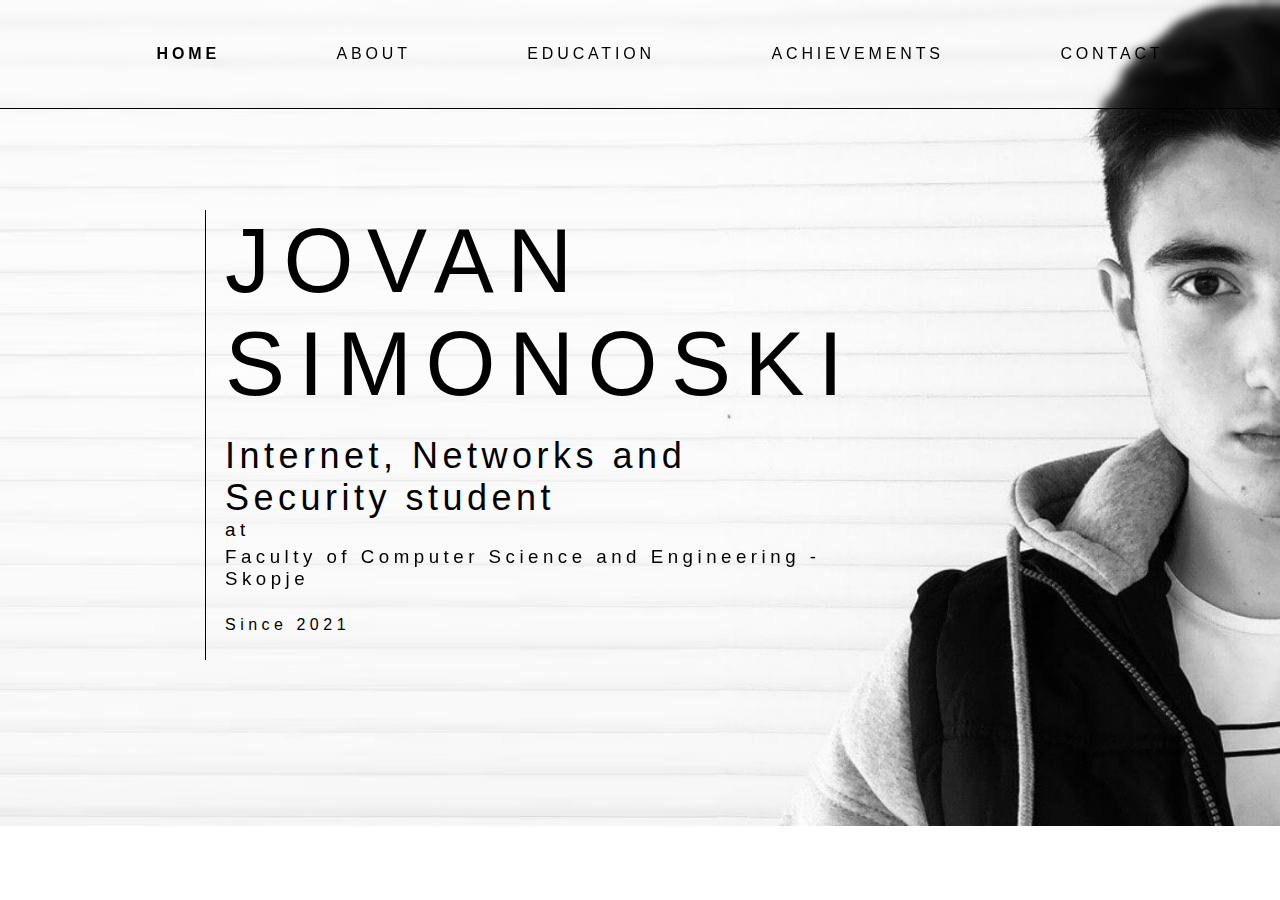
<file: index.html>
<!DOCTYPE html>
<html lang="en">
<head>
    <meta charset="UTF-8">
    <title>Jovan Simonoski</title>
    <link rel="stylesheet" href="css/main.css">
</head>
<body id="home">
        <header class="top">
            <nav id="menu">
                <ul>
                    <li><a href="index.html"  class="selected">Home</a></li>
                    <li><a href="About.html">About</a></li>
                    <li><a href="Education.html">Education</a></li>
                    <li><a href="Achievements.html">Achievements</a></li>
                    <li><a href="Contact.html">Contact</a></li>
                </ul>
            </nav>
        </header>

        <section class="main_section">
            <h1>JOVAN SIMONOSKI</h1>
            <h3>
                <span class="bigger">Internet, Networks and Security student </span><br>
                at <a class="link" href="https://finki.ukim.mk/en" target="_blank">Faculty of Computer Science and Engineering - Skopje</a>
            </h3>
            <h4>Since 2021</h4>
        </section>
</body>
</html>
</file>
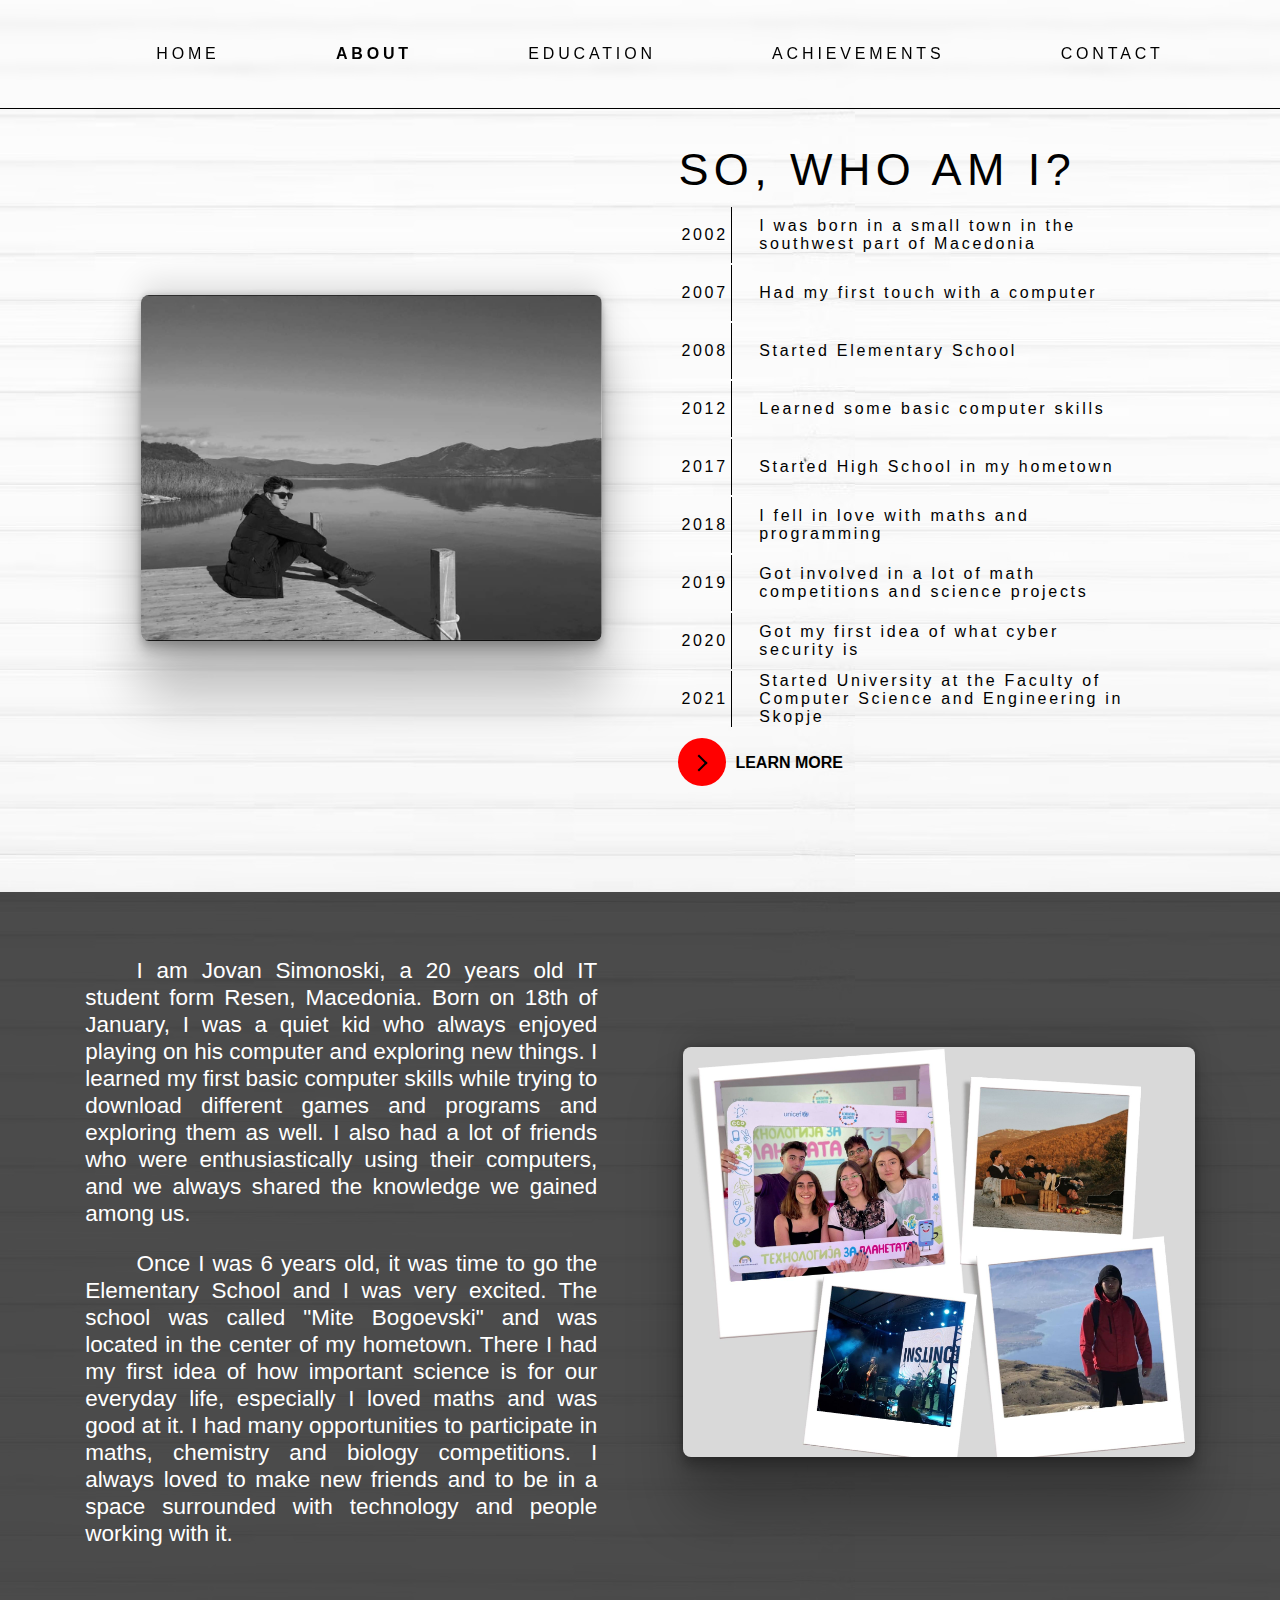
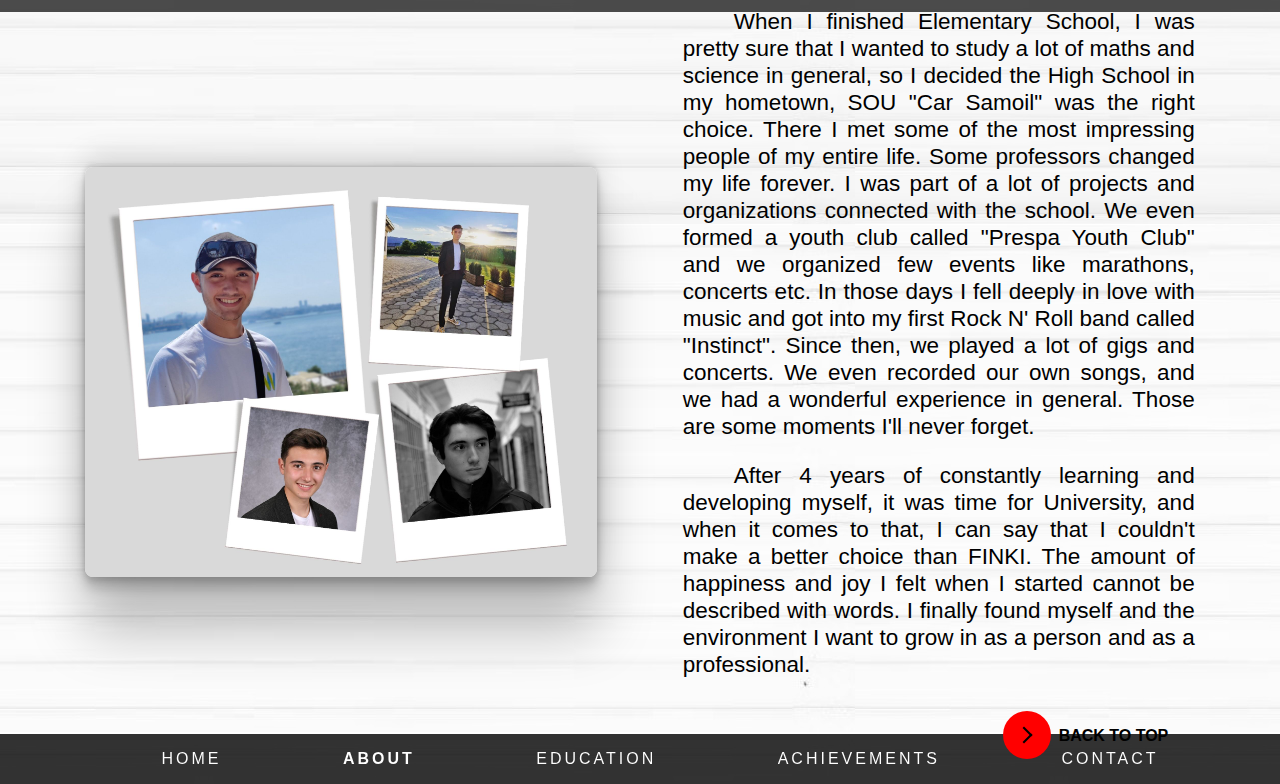
<file: About.html>
<!DOCTYPE html>
<html lang="en">
<head>
    <meta charset="UTF-8">
    <title>Jovan Simonoski - About</title>
    <link rel="stylesheet" href="css/main.css">
</head>
<body id="about">
<!--    *************************************************************************************************************-->
    <header class="top" id="top">
        <nav id="menu">
            <ul>
                <li><a href="index.html">Home</a></li>
                <li><a href="About.html" class="selected">About</a></li>
                <li><a href="Education.html">Education</a></li>
                <li><a href="Achievements.html">Achievements</a></li>
                <li><a href="Contact.html">Contact</a></li>
            </ul>
        </nav>
    </header>
<!--    *************************************************************************************************************-->
    <section class="who_am_i">
        <img src="Images/About-me_Images/by_the_lake.jpg" alt="Me by the lake">
        <div id="about_table">
            <h1>So, who am i?</h1>
            <table>
                <tr>
                    <td>2002</td>
                    <td>I was born in a small town in the southwest part of Macedonia</td>
                </tr>
                <tr>
                    <td>2007</td>
                    <td>Had my first touch with a computer</td>
                </tr>
                <tr>
                    <td>2008</td>
                    <td>Started Elementary School</td>
                </tr>
                <tr>
                    <td>2012</td>
                    <td>Learned some basic computer skills</td>
                </tr>
                <tr>
                    <td>2017</td>
                    <td>Started High School in my hometown</td>
                </tr>
                <tr>
                    <td>2018</td>
                    <td>I fell in love with maths and programming</td>
                </tr>
                <tr>
                    <td>2019</td>
                    <td>Got involved in a lot of math competitions and science projects</td>
                </tr>
                <tr>
                    <td>2020</td>
                    <td>Got my first idea of what cyber security is</td>
                </tr>
                <tr>
                    <td>2021</td>
                    <td>Started University at the Faculty of Computer Science and Engineering in Skopje</td>
                </tr>
            </table>
            <a href="#bottom" id="button-learn-more">
                <button class="learn-more">
                    <span class="circle" aria-hidden="true">
                        <span class="icon arrow"></span>
                    </span>
                    <span class="button-text">Learn More</span>
                </button>
            </a>
        </div>
    </section>
    <span id="bottom"></span>
    <article id="learn-more">
        <div class="text">
            <p>
                I am Jovan Simonoski, a 20 years old IT student form Resen, Macedonia.
                Born on 18<span class="sup">th</span> of January, I was a quiet kid who always enjoyed playing on his computer and exploring new things.
                I learned my first basic computer skills while trying to download different games and programs and exploring them as well.
                I also had a lot of friends who were enthusiastically using their computers, and we always shared the knowledge we gained among us.
            </p>
            <p>
                Once I was 6 years old, it was time to go the Elementary School and I was very excited. The school was called "Mite Bogoevski"
                and was located in the center of my hometown.
                There I had my first idea of how important science is for our everyday life, especially I loved maths and was good at it.
                I had many opportunities to participate in maths, chemistry and biology competitions. I always loved to make new friends and to be in a
                space surrounded with technology and people working with it.
            </p>
        </div>
        <img src="Images/About-me_Images/about-me(1).jpg" alt="photo collage">
    </article>
    <article id="learn-more2">
        <img src="Images/About-me_Images/about-me(2).jpg" alt="photo collage">
        <div class="text">
            <p>
                When I finished Elementary School, I was pretty sure that I wanted to study a lot of maths and science in general, so I decided the High School
                in my hometown, SOU "Car Samoil" was the right choice. There I met some of the most impressing people of my entire life. Some professors changed my life forever.
                I was part of a lot of projects and organizations connected with the school. We even formed a youth club called "Prespa Youth Club"
                and we organized few events like marathons, concerts etc.
                In those days I fell deeply in love with music and got into my first Rock N' Roll band called "Instinct". Since then, we played a lot of gigs and concerts.
                We even recorded our own songs, and we had a wonderful experience in general. Those are some moments I'll never forget.
            </p>
            <p>
                After 4 years of constantly learning and developing myself, it was time for University,
                and when it comes to that, I can say that I couldn't make
                a better choice than FINKI. The amount of happiness and joy I felt when I started cannot be described with words.
                I finally found myself and the environment I want to grow in as a person and as a professional.
            </p>
            <a href="#top">
                <button class="learn-more">
                        <span class="circle" aria-hidden="true">
                            <span class="icon arrow"></span>
                        </span>
                    <span class="button-text">Back to top</span>
                </button>
            </a>
        </div>
    </article>

    <footer class="bottom">
        <nav>
            <ul>
                <li><a href="index.html">Home</a></li>
                <li><a href="About.html"  class="selected">About</a></li>
                <li><a href="Education.html">Education</a></li>
                <li><a href="Achievements.html">Achievements</a></li>
                <li><a href="Contact.html">Contact</a></li>
            </ul>
        </nav>
    </footer>

</body>
</html>
</file>
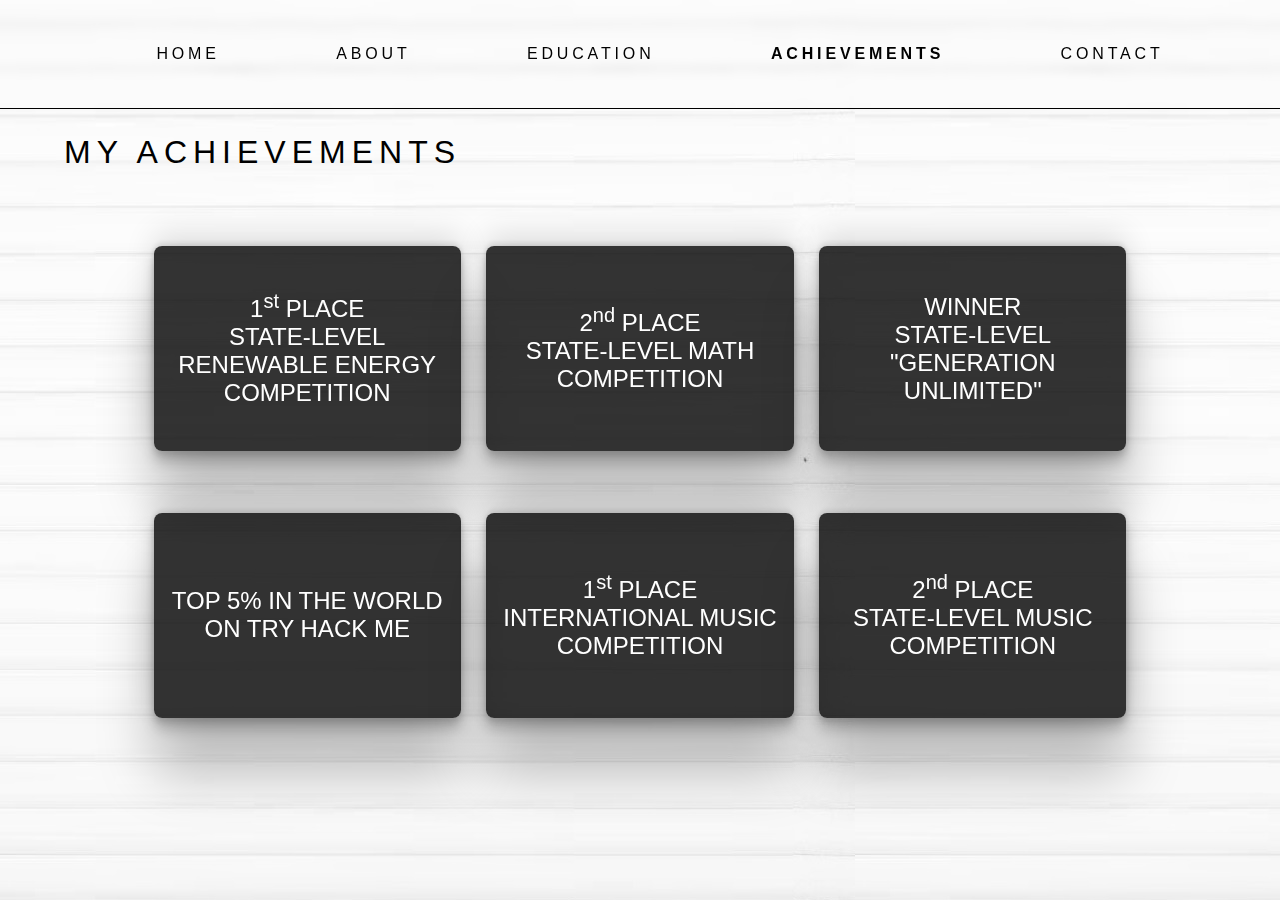
<file: Achievements.html>
<!DOCTYPE html>
<html lang="en">
<head>
    <meta charset="UTF-8">
    <title>Jovan Simonoski - Achievements</title>
    <link rel="stylesheet" href="css/main.css">
</head>
<body id="achievements">
    <header class="top">
        <nav id="menu">
            <ul>
                <li><a href="index.html">Home</a></li>
                <li><a href="About.html">About</a></li>
                <li><a href="Education.html">Education</a></li>
                <li><a href="Achievements.html" class="selected">Achievements</a></li>
                <li><a href="Contact.html">Contact</a></li>
            </ul>
        </nav>
    </header>
    <!--    *************************************************************************************************************-->
    <h1 id="edu_header">My achievements</h1>
    <!--*****************************************************************************************************************-->
    <section class="achievements-flex">
        <div class="achi-unit">
            <div class="flip-card">
                <div class="flip-card-inner">
                    <div class="flip-card-front">
                        <h2>1<sup>st</sup> place <br> state-level renewable energy competition</h2>
                    </div>
                    <div class="flip-card-back">
                        <img src="Images/Achievements_Images/renewable_energy.jpg" alt="Renewable Energy">
                    </div>
                </div>
            </div>
        </div>
        <div class="achi-unit">
            <div class="flip-card">
                <div class="flip-card-inner">
                    <div class="flip-card-front">
                        <h2>2<sup>nd</sup> place <br> state-level math competition</h2>
                    </div>
                    <div class="flip-card-back">
                        <img src="Images/Achievements_Images/pi-day.jpg" alt="Pi Day">
                    </div>
                </div>
            </div>
        </div>
        <div class="achi-unit">
            <div class="flip-card">
                <div class="flip-card-inner">
                    <div class="flip-card-front">
                        <h2>Winner <br> state-level<br> "Generation Unlimited"</h2>
                    </div>
                    <div class="flip-card-back">
                        <img src="Images/Achievements_Images/unlimited.jpg"  alt="Our Team at Generation Unlimited 2022">
                    </div>
                </div>
            </div>
        </div>
        <div class="achi-unit">
            <div class="flip-card">
                <div class="flip-card-inner">
                    <div class="flip-card-front">
                        <h2>Top 5% in the world on Try Hack Me</h2>
                    </div>
                    <div class="flip-card-back">
                        <img src="Images/Achievements_Images/tryhackme.png"  alt="Try Hack Me Logo">
                    </div>
                </div>
            </div>
        </div>
        <div class="achi-unit">
            <div class="flip-card">
                <div class="flip-card-inner">
                    <div class="flip-card-front">
                        <h2>1<sup>st</sup> place <br> international music competition</h2>
                    </div>
                    <div class="flip-card-back">
                        <img src="Images/Achievements_Images/music.jpg" alt="Instinct Band">
                    </div>
                </div>
            </div>
        </div>
        <div class="achi-unit">
            <div class="flip-card">
                <div class="flip-card-inner">
                    <div class="flip-card-front">
                        <h2>2<sup>nd</sup> place <br> state-level music competition</h2>
                    </div>
                    <div class="flip-card-back">
                        <img src="Images/Achievements_Images/music(2).jpg" alt="Instinct Band">
                    </div>
                </div>
            </div>
        </div>
    </section>
</body>
</html>
</file>
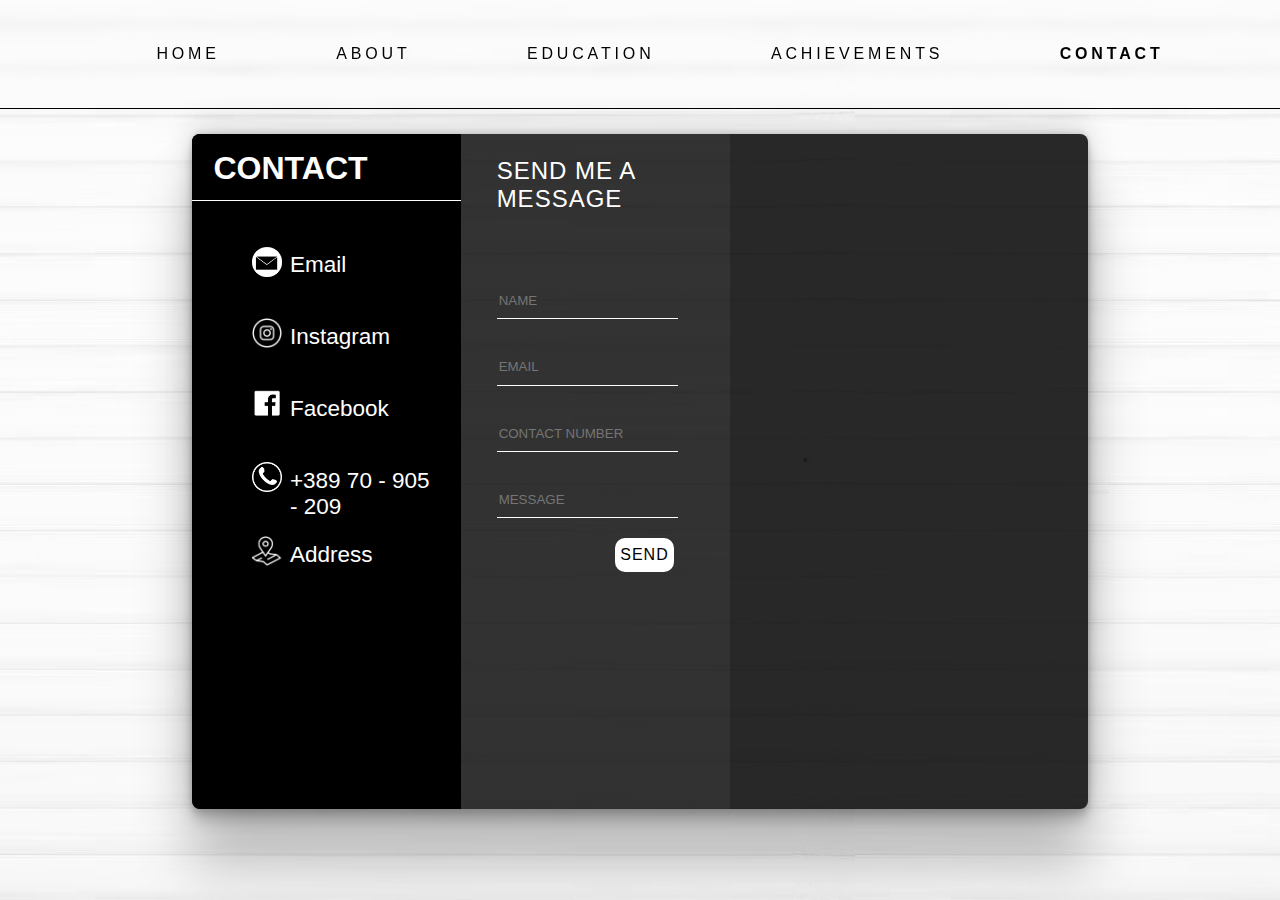
<file: Contact.html>
<!DOCTYPE html>
<html lang="en">
<head>
    <meta charset="UTF-8">
    <title>Jovan Simonoski - Contact</title>
    <link rel="stylesheet" href="css/main.css">
</head>
<body id="contact">
<!--    *************************************************************************************************************-->
    <header class="top">
        <nav id="menu">
            <ul>
                <li><a href="index.html">Home</a></li>
                <li><a href="About.html">About</a></li>
                <li><a href="Education.html">Education</a></li>
                <li><a href="Achievements.html">Achievements</a></li>
                <li><a href="Contact.html" class="selected">Contact</a></li>
            </ul>
        </nav>
    </header>
<!--    *************************************************************************************************************-->
    <section class="contact-box">

        <div class="info">
            <h1>Contact</h1>
            <ul>
                <li><a href="mailto:jovan.simonoski@students.finki.ukim.mk" target="_blank">Email</a></li>
                <li><a href="https://www.instagram.com/jovan.simonoski/" target="_blank">Instagram</a></li>
                <li><a href="https://www.facebook.com/profile.php?id=100061688383383" target="_blank">Facebook</a></li>
                <li>+389 70 - 905 - 209</li>
                <li><a href="https://www.google.com/maps/place/Resen/@41.0896606,21.0052693,15z/data=!3m1!4b1!4m5!3m4!1s0x1350d3cd33b9545f:0xe7ac20aca75900de!8m2!3d41.0902844!4d21.0132542" target="_blank">Address</a></li>
            </ul>
        </div>

        <div class="message">
            <h2>Send me a message</h2>
            <input class="input-div" placeholder="NAME">
            <input class="input-div" placeholder="EMAIL">
            <input class="input-div" placeholder="CONTACT NUMBER">
            <input class="input-div" placeholder="MESSAGE">
            <button>SEND</button>
        </div>

        <div class="map">
            <iframe src="https://www.google.com/maps/embed?pb=!1m18!1m12!1m3!1d12028.217120873986!2d21.005269291989055!3d41.08966064099303!2m3!1f0!2f0!3f0!3m2!1i1024!2i768!4f13.1!3m3!1m2!1s0x1350d3cd33b9545f%3A0xe7ac20aca75900de!2sResen!5e0!3m2!1sen!2smk!4v1656608821100!5m2!1sen!2smk" style="border:0;" allowfullscreen="" loading="lazy" referrerpolicy="no-referrer-when-downgrade"></iframe>
        </div>

    </section>

</body>
</html>
</file>
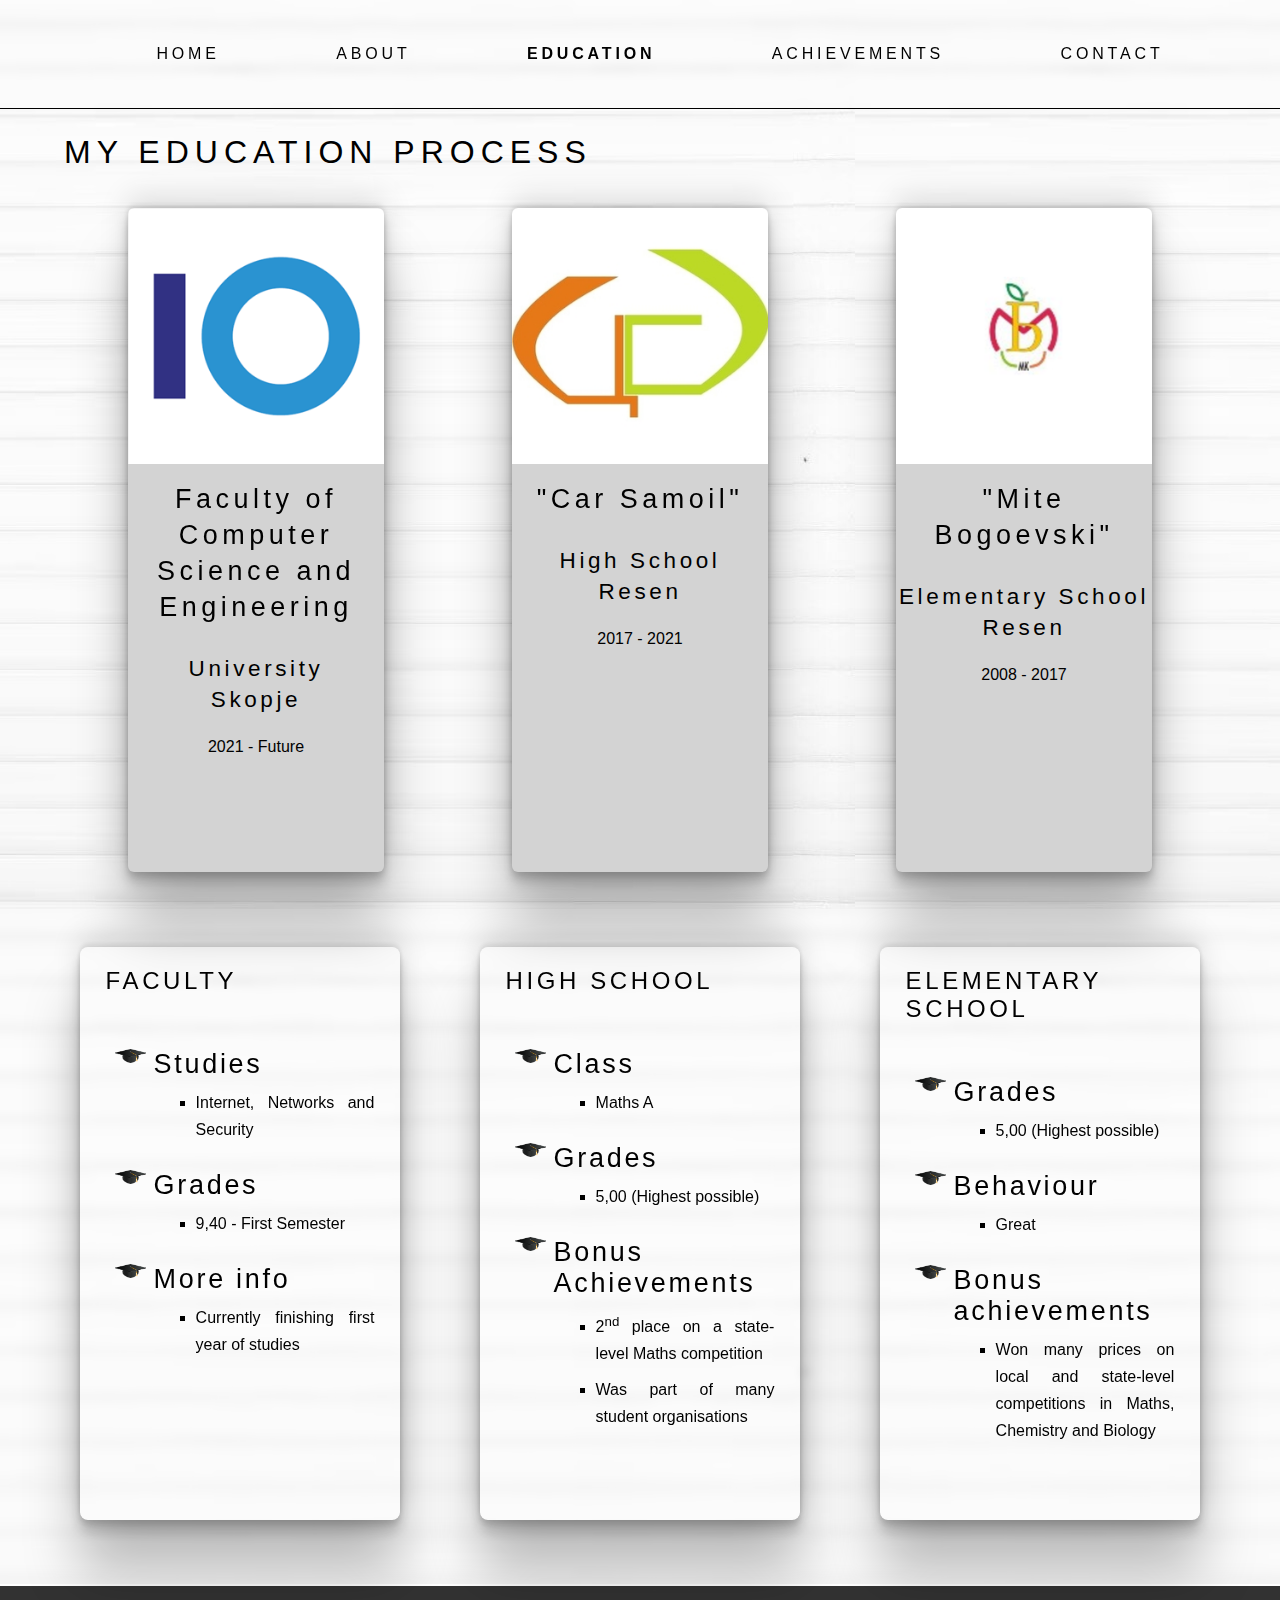
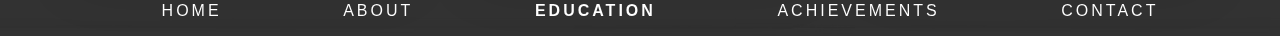
<file: Education.html>
<!DOCTYPE html>
<html lang="en">
<head>
    <meta charset="UTF-8">
    <title>Jovan Simonoski - Education</title>
    <link rel="stylesheet" href="css/main.css">

</head>
<body id="education">
<!--    *************************************************************************************************************-->
    <header class="top">
        <nav id="menu">
            <ul>
                <li><a href="index.html">Home</a></li>
                <li><a href="About.html">About</a></li>
                <li><a href="Education.html" class="selected">Education</a></li>
                <li><a href="Achievements.html">Achievements</a></li>
                <li><a href="Contact.html">Contact</a></li>
            </ul>
        </nav>
    </header>
<!--    *************************************************************************************************************-->
    <h1 id="edu_header">My education process</h1>
<!--*****************************************************************************************************************-->
    <section class="education-flex">

        <div class="education-unit">
            <h2><a href="https://finki.ukim.mk/en" target="_blank">Faculty of Computer Science and Engineering</a></h2>
            <h3>University<br>Skopje</h3>
            <h4>2021 - Future</h4>
        </div>

        <div class="education-unit">
            <h2><a href="http://csamoil.edu.mk/" target="_blank">"Car Samoil"</a></h2>
            <h3>High School<br>Resen</h3>
            <h4>2017 - 2021</h4>
        </div>

        <div class="education-unit">
            <h2><a href="http://www.mitebogoevski.edu.mk/" target="_blank">"Mite Bogoevski"</a></h2>
            <h3>Elementary School<br>Resen</h3>
            <h4>2008 - 2017</h4>
        </div>

    </section>

    <article id="learn-more">
        <div class="text">
            <h2>Faculty</h2>
            <ul>
                <li>Studies</li>
                <ul>
                    <li class="pad_left">Internet, Networks and Security</li>
                </ul>
                <li class="pad_top">Grades</li>
                <ul>
                    <li class="pad_left">9,40 - First Semester</li>
                </ul>
                <li class="pad_top">More info</li>
                <ul>
                    <li class="pad_left">Currently finishing first year of studies</li>
                </ul>
            </ul>
        </div>
        <div class="text">
            <h2>High School</h2>
            <ul>
                <li>Class</li>
                <ul>
                    <li class="pad_left">Maths A</li>
                </ul>
                <li class="pad_top">Grades</li>
                <ul>
                    <li class="pad_left">5,00 (Highest possible)</li>
                </ul>
                <li class="pad_top">Bonus Achievements</li>
                <ul>
                    <li class="pad_left">2<sup>nd</sup> place on a state-level Maths competition</li>
                    <li class="pad_left">Was part of many student organisations</li>
                </ul>
            </ul>
        </div>
        <div class="text">
            <h2>Elementary School</h2>
            <ul>
                <li>Grades</li>
                <ul>
                    <li class="pad_left">5,00 (Highest possible)</li>
                </ul>
                <li class="pad_top">Behaviour</li>
                <ul>
                    <li class="pad_left">Great</li>
                </ul>
                <li class="pad_top">Bonus achievements</li>
                <ul>
                    <li class="pad_left">Won many prices on local and state-level competitions in Maths, Chemistry and Biology</li>
                </ul>
            </ul>
        </div>
    </article>

    <footer class="bottom">
        <nav>
            <ul>
                <li><a href="index.html">Home</a></li>
                <li><a href="About.html">About</a></li>
                <li><a href="Education.html" class="selected">Education</a></li>
                <li><a href="Achievements.html">Achievements</a></li>
                <li><a href="Contact.html">Contact</a></li>
            </ul>
        </nav>
    </footer>

</body>
</html>
</file>
<file: css/main.css>
#home{
    background-image: url("../Images/Background/main_background.jpg");
    background-repeat: no-repeat;
    background-size: 100%;
}
#about,
#education,
#contact,
#achievements{
    background-image: url("../Images/Background/simple_bg.jpg");
}
body{
    color: #000;
    font-family: Arial, sans-serif;
    margin: 0;
}
/********************MENU-NAVIGATION*********************/
header.top{
    height: 12vh;
}
#menu ul{
    display: flex;
    flex-direction: row;
    flex-wrap: nowrap;
    justify-content: space-evenly;
    align-items: center;
    height: 12vh;
    margin: auto;
    backdrop-filter: blur(4px);
    border-bottom: 1px solid black;
}
#menu ul li{
    display: inline-block;
    list-style-type: none;
}
#menu ul li a{
    text-decoration: none;
    text-transform: uppercase;
    letter-spacing: 0.3vw;
    color: black;
}
/**************FOOTER-NAVIGATION****************************/
footer.bottom{
    border-top: 2px solid #ffffff;
    background-color: rgba(0,0,0, 0.8);
}
footer.bottom nav ul{
    display: flex;
    flex-direction: row;
    flex-wrap: nowrap;
    justify-content: space-evenly;
    align-items: center;
    height: 50px;
    margin: auto;
}
footer.bottom nav ul li{
    display: inline-block;
    list-style-type: none;
}
footer.bottom nav ul li a{
    text-decoration: none;
    text-transform: uppercase;
    letter-spacing: 3px;
    color: #ffffff;
}
/*===============LINKS=================*/
/* Cool Link Hover **COPIED FROM NET** */
#menu a,
a.link,
footer.bottom nav ul li a,
#education a{
    background-image: linear-gradient(
            to right,
            #ff0000,
            #000000 50%,
            #000000 50%
    );
    background-size: 200% 100%;
    background-position: -100%;
    display: inline-block;
    padding: 5px 0;
    position: relative;
    -webkit-background-clip: text;
    -webkit-text-fill-color: transparent;
    transition: all 0.3s ease-in-out;
}
#about footer.bottom nav ul li a,
#education footer.bottom nav ul li a{
    background-image: linear-gradient(
            to right,
            #ff0000,
            #ffffff 50%,
            #ffffff 50%
    );
}
#menu a:before,
a.link:before,
footer.bottom nav ul li a:before,
#education a:before{
    content: '';
    background: #ff0000;
    display: block;
    position: absolute;
    bottom: -3px;
    left: 0;
    width: 0;
    height: 3px;
    transition: all 0.3s ease-in-out;
}
#menu a:hover,
a.link:hover,
footer.bottom nav ul li a:hover,
#education a:hover{
    background-position: 0;
}
#menu a:hover::before,
a.link:hover::before,
footer.bottom nav ul li a:hover::before,
#education a:hover::before{
    width:100%;
}
a.selected{
    font-weight: bold;
}
/*=============BUTTON==================*/
/* From uiverse.io */
button {
    position: relative;
    display: inline-block;
    cursor: pointer;
    outline: none;
    border: 0;
    vertical-align: middle;
    text-decoration: none;
    background: transparent;
    padding: 0;
    font-size: inherit;
    font-family: inherit;
    margin-top: 2%;
}
button.learn-more {
    width: 12rem;
    height: auto;
}
button.learn-more .circle {
    transition: all 0.45s cubic-bezier(0.65, 0, 0.076, 1);
    position: relative;
    display: block;
    margin: 0;
    width: 3rem;
    height: 3rem;
    background: #ff0000;
    border-radius: 1.625rem;
}
button.learn-more .circle .icon {
    transition: all 0.45s cubic-bezier(0.65, 0, 0.076, 1);
    position: absolute;
    top: 0;
    bottom: 0;
    margin: auto;
    background: #000;
}
button.learn-more .circle .icon.arrow {
    transition: all 0.45s cubic-bezier(0.65, 0, 0.076, 1);
    left: 0.625rem;
    width: 1.125rem;
    height: 0.125rem;
    background: none;
}
button.learn-more .circle .icon.arrow::before {
    position: absolute;
    content: "";
    top: -0.29rem;
    right: 0.0625rem;
    width: 0.625rem;
    height: 0.625rem;
    border-top: 0.125rem solid #000;
    border-right: 0.125rem solid #000;
    transform: rotate(45deg);
}
button.learn-more .button-text {
    transition: all 0.45s cubic-bezier(0.65, 0, 0.076, 1);
    position: absolute;
    top: 0;
    left: 0;
    right: 0;
    bottom: 0;
    padding: 0.75rem 0;
    margin: 0 0 0 1.85rem;
    color: #000000;
    font-weight: 700;
    line-height: 1.6;
    text-align: center;
    text-transform: uppercase;
}
button:hover .circle {
    width: 100%;
}
button:hover .circle .icon.arrow {
    background: #000;
    transform: translate(1rem, 0);
}
button:hover .button-text {
    color: #000;
}
/**************************************^^^^^HOME^^^^^*******************************************************************/
#home section.main_section{
    margin-top: 8%;
    margin-left: 16%;
    padding-left: 1.5%;
    border-left: 1px solid black;
    height: 50vh;
    width: 50vw;
    font-weight: normal;
}
#home section.main_section h1{
    font-weight: normal;
    font-size: 10vh;
    letter-spacing: 1.5vh;
    margin-bottom: 0;
}
section.main_section h3,
section.main_section h4{
    font-weight: normal;
    letter-spacing: 0.5vh;
}
#home section.main_section h3 span.bigger{
    font-size: 4vh;
}
/******************************************ABOUT***********************************************************************/
section.who_am_i{
    width: 90%;
    margin: auto;
    display: flex;
    flex-wrap: nowrap;
    flex-direction: row;
    justify-content: space-evenly;
    align-items: center;
    margin-bottom: 5%;
    height: 80vh;
}
section.who_am_i img{
    box-sizing: border-box;
    width: 40%;
    border-radius: 8px;
    box-shadow: rgba(0, 0, 0, 0.25) 0 54px 55px, rgba(0, 0, 0, 0.12) 0 -12px 30px, rgba(0, 0, 0, 0.12) 0 4px 6px, rgba(0, 0, 0, 0.17) 0 12px 13px, rgba(0, 0, 0, 0.09) 0 -3px 5px;
}
#about_table{
    width: 40%;
    letter-spacing: 0.3vh;
    margin-top: -4vh;
    box-sizing: border-box;
}
#about_table tr{
    height: 6vh;
}
#about_table h1{
    font-weight: normal;
    text-transform: uppercase;
    font-size: 5vh;
    letter-spacing: 0.6vh;
    margin-bottom: 2%;
}
#about_table td:last-child{
    padding-left: 6%;
    border-left: 1px solid black;
    height: 6vh;
}
#about_table td:first-child{
    width: 10%;
}
/*============ABOUT-LEARN MORE===============*/
#learn-more,
#learn-more2{
    height: 80vh;
    display: flex;
    flex-wrap: nowrap;
    flex-direction: row;
    justify-content: space-evenly;
    align-items: center;
    box-sizing: border-box;
}
#learn-more{
    background-color: rgba(0,0,0, 0.7);
    color: white;
}
#learn-more div.text,
#learn-more2 div.text{
    width: 40%;
    text-align: justify;
    box-sizing: border-box;
}
#learn-more img,
#learn-more2 img{
    width: 40%;
    box-sizing: border-box;
    border-radius: 8px;
    box-shadow: rgba(0, 0, 0, 0.25) 0 54px 55px, rgba(0, 0, 0, 0.12) 0 -12px 30px, rgba(0, 0, 0, 0.12) 0 4px 6px, rgba(0, 0, 0, 0.17) 0 12px 13px, rgba(0, 0, 0, 0.09) 0 -3px 5px;
}
#learn-more2 div.text a button{
    float: right;
}
#learn-more div.text p,
#learn-more2 div.text p{
    text-indent: 10%;
    line-height: 3vh;
    font-size: 2.5vh;
}
/******************************************EDUCATION*******************************************************************/
#edu_header{
    padding-left: 5%;
    font-weight: normal;
    letter-spacing: 6px;
    text-transform: uppercase;
    margin-top: 2%;
    margin-bottom: 0;
}
section.education-flex{
    display: flex;
    flex-wrap: nowrap;
    flex-direction: row;
    justify-content: space-evenly;
    align-items: center;
    height: 82vh;
    width: 100%;
    margin-top: 0;
}
section.education-flex div.education-unit{
    text-align: center;
    height: 90%;
    width: 20%;
    background-color: lightgray;
    border-radius: 6px;
    background-size: 100%;
    box-shadow: rgba(0, 0, 0, 0.25) 0 54px 55px, rgba(0, 0, 0, 0.12) 0 -12px 30px, rgba(0, 0, 0, 0.12) 0 4px 6px, rgba(0, 0, 0, 0.17) 0 12px 13px, rgba(0, 0, 0, 0.09) 0 -3px 5px;
}
section.education-flex div.education-unit:nth-child(1){
    background-image: url("../Images/Education_Images/finki-logo.png");
    background-repeat: no-repeat;
}
section.education-flex div.education-unit:nth-child(2){
    background-image: url("../Images/Education_Images/car-samoil-logo.jpg");
    background-repeat: no-repeat;
}
section.education-flex div.education-unit:nth-child(3){
    background-image: url("../Images/Education_Images/mite-bogoevki-logo.png");
    background-repeat: no-repeat;
}
section.education-flex div.education-unit h2{
    font-weight: 400;
    letter-spacing: 0.5vh;
    font-size: 3vh;
    line-height: 4vh;
    margin-top: 105%;
}
section.education-flex div.education-unit h3{
    font-weight: normal;
    letter-spacing: 0.4vh;
    font-size: 2.5vh;
    line-height: 3.5vh;
}
section.education-flex div.education-unit h4{
    font-weight: normal;
}
/******************************************************************************************/
#education #learn-more{
    height: 75vh;
    display: flex;
    flex-wrap: nowrap;
    flex-direction: row;
    justify-content: space-evenly;
    align-items: baseline;
    box-sizing: border-box;
    padding-top: 3%;
    background-color: transparent;
    backdrop-filter: blur(5px);
    color: black;
}
#education #learn-more div.text{
    width: 25%;
    border-radius: 8px;
    height: 90%;
    box-sizing: border-box;
    padding-left: 2%;
    padding-right: 2%;
    box-shadow: rgba(0, 0, 0, 0.25) 0 54px 55px, rgba(0, 0, 0, 0.12) 0 -12px 30px, rgba(0, 0, 0, 0.12) 0 4px 6px, rgba(0, 0, 0, 0.17) 0 12px 13px, rgba(0, 0, 0, 0.09) 0 -3px 5px;
}
#education #learn-more div.text h2{
    font-weight: normal;
    text-transform: uppercase;
    letter-spacing: 0.4vh;
    margin-bottom: 6vh;
}
#education #learn-more div.text ul{
    padding-left: 1vh;
}
#learn-more div.text>ul>li{
    list-style-type: none;
    background-image: url("../Images/Education_Images/edu-logo.png");
    background-repeat: no-repeat;
    background-size: 12%;
    padding-left: 15%;
    font-size: 3vh;
    font-weight: normal;
    letter-spacing: 0.3vh;
}
#learn-more div.text ul li.pad_top{
    margin-top: 3vh;
}
#learn-more div.text ul li.pad_left{
    margin-top: 1vh;
    margin-left: 8vh;
    line-height: 3vh;
    list-style-type: square;
}
/******************************************ACHIEVEMENTS****************************************************************/
section.achievements-flex{
    height: 76vh;
    width: 80%;
    margin: auto;
    display: flex;
    justify-content: space-evenly;
    align-items: center;
    align-content: center;
    flex-direction: row;
    flex-wrap: wrap;
}
section.achievements-flex div.achi-unit{
    height: 30%;
    width: 30%;
    background-color: rgba(0,0,0, 0.8);
    margin-bottom: 6%;
    box-sizing: border-box;
    border-radius: 8px;
    box-shadow: rgba(0, 0, 0, 0.25) 0 54px 55px, rgba(0, 0, 0, 0.12) 0 -12px 30px, rgba(0, 0, 0, 0.12) 0 4px 6px, rgba(0, 0, 0, 0.17) 0 12px 13px, rgba(0, 0, 0, 0.09) 0 -3px 5px;
}
section.achievements-flex div.achi-unit div.flip-card-front{
    display: flex;
    align-items: center;
    align-content: center;
    justify-content: center;
}
section.achievements-flex div.achi-unit div.flip-card-front h2{
    box-sizing: border-box;
    padding-left: 4%;
    padding-right: 4%;
    font-weight: normal;
    align-content: center;
}
sup{
    text-transform: none;
}
/********************COPIED FROM NET**************************/
/* The flip card container - set the width and height to whatever you want. We have added the border property to demonstrate that the flip itself goes out of the box on hover (remove perspective if you don't want the 3D effect */
.flip-card {
    background-color: transparent;
    width: 100%;
    height: 100%;
    perspective: 1000px; /* Remove this if you don't want the 3D effect */
    text-transform: uppercase;
}

/* This container is needed to position the front and back side */
.flip-card-inner {
    position: relative;
    width: 100%;
    height: 100%;
    text-align: center;
    transition: transform 0.8s;
    transform-style: preserve-3d;
}
.flip-card-inner h2{
    color: white;
    text-align: center;
}
    /* Do an horizontal flip when you move the mouse over the flip box container */
.flip-card:hover .flip-card-inner {
    transform: rotateY(180deg);
}

/* Position the front and back side */
.flip-card-front, .flip-card-back {
    position: absolute;
    width: 100%;
    height: 100%;
    -webkit-backface-visibility: hidden; /* Safari */
    backface-visibility: hidden;
}
.flip-card-back img{
    height: 100%;
    margin: auto;
    box-sizing: border-box;
    padding: 2%;
    border-radius: 8px;
    box-shadow: rgba(0, 0, 0, 0.25) 0 54px 55px, rgba(0, 0, 0, 0.12) 0 -12px 30px, rgba(0, 0, 0, 0.12) 0 4px 6px, rgba(0, 0, 0, 0.17) 0 12px 13px, rgba(0, 0, 0, 0.09) 0 -3px 5px;
}
    /* Style the front side (fallback if image is missing) */
.flip-card-front {
    background-color: transparent;
    color: black;
}

/* Style the back side */
.flip-card-back {
    background-color: transparent;
    color: white;
    transform: rotateY(180deg);
}
/***************************************************CONTACT************************************************************/
section.contact-box{
    height: 75vh;
    width: 70%;
    color: white;
    margin: auto;
    margin-top: 2%;
    border-radius: 8px;
    background-color: rgba(0,0,0, 0.8);
    box-shadow: rgba(0, 0, 0, 0.25) 0 54px 55px, rgba(0, 0, 0, 0.12) 0 -12px 30px, rgba(0, 0, 0, 0.12) 0 4px 6px, rgba(0, 0, 0, 0.17) 0 12px 13px, rgba(0, 0, 0, 0.09) 0 -3px 5px;
    box-sizing: border-box;
    display: flex;
    justify-content: center;
}
section.contact-box div.info{
    height: 100%;
    width: 30%;
    background-color: black;
    border-radius: 8px 0 0 8px;
    box-sizing: border-box;
}
section.contact-box div.message{
    height: 100%;
    width: 30%;
    box-sizing: border-box;
    padding-left: 4%;
    padding-right: 4%;
}
section.contact-box div.map{
    width: 40%;
    height: 100%;
    box-sizing: border-box;
    background-color: rgba(0,0,0, 0.2);
    padding: 6%;
    border-radius: 0 8px 8px 0;
}
/****************************************************/
section.contact-box div.info h1{
    color: white;
    text-transform: uppercase;
    background-color: black;
    width: 100%;
    height: 10%;
    padding-top: 6%;
    padding-left: 8%;
    box-sizing: border-box;
    border-bottom: 1px solid white;
    border-radius: 8px 0 0 0;
    margin-top: 0;
    margin-bottom: 0;
}
section.contact-box input{
    color: white;
}
section.contact-box div.info ul{
    height: 70%;
    width: 70%;
    margin: auto;
    padding-top: 10%;
}
section.contact-box div.info ul li{
    display: inline-block;
    height: 10%;
    width: 80%;
    margin-top: 10%;
    color: white;
    font-size: 2.5vh;
    list-style-type: none;
    padding-left: 20%;
    padding-top: 3%;
}
section.contact-box div.info ul li a{
    text-decoration: none;
    color: white;
}
section.contact-box div.info ul li:nth-child(1){
    background-image: url("../Images/Contact_Images/email-logo.png");
    background-repeat: no-repeat;
    background-size: 16%;
}
section.contact-box div.info ul li:nth-child(2){
    background-image: url("../Images/Contact_Images/insta-logo.png");
    background-repeat: no-repeat;
    background-size: 16%;
}
section.contact-box div.info ul li:nth-child(3){
    background-image: url("../Images/Contact_Images/fb-logo.png");
    background-repeat: no-repeat;
    background-size: 22%;
    background-position: -4% -4px;
}
section.contact-box div.info ul li:nth-child(4){
    background-image: url("../Images/Contact_Images/phone-logo.png");
    background-repeat: no-repeat;
    background-size: 16%;
}
section.contact-box div.info ul li:nth-child(5){
    background-image: url("../Images/Contact_Images/address-logo.png");
    background-repeat: no-repeat;
    background-size: 24%;
    background-position: -6% 0;
}
/****************************************/
section.contact-box div.message h2{
    text-transform: uppercase;
    color: white;
    font-weight: normal;
    letter-spacing: 1px;
    padding-top: 2%;
}
section.contact-box div.message input.input-div{
    display: inline-block;
    height: 5%;
    width: 90%;
    background: transparent;
    margin-top: 15%;
    border: 0 solid white;
    border-bottom: 1px solid white;
}
section.contact-box div.message input.input-div:first-of-type{
    margin-top: 25%;
}
section.contact-box div.message button{
    height: 5%;
    width: 30%;
    background-color: white;
    border-radius: 10px;
    margin-top: 10%;
    margin-right: 10%;
    float: right;
    letter-spacing: 1px;
}
/*********************************************************/
section.contact-box div.map iframe{
    height: 100%;
    width: 100%;
    border-radius: 10px;
}
/**********************************************************************************************************************/
</file>
